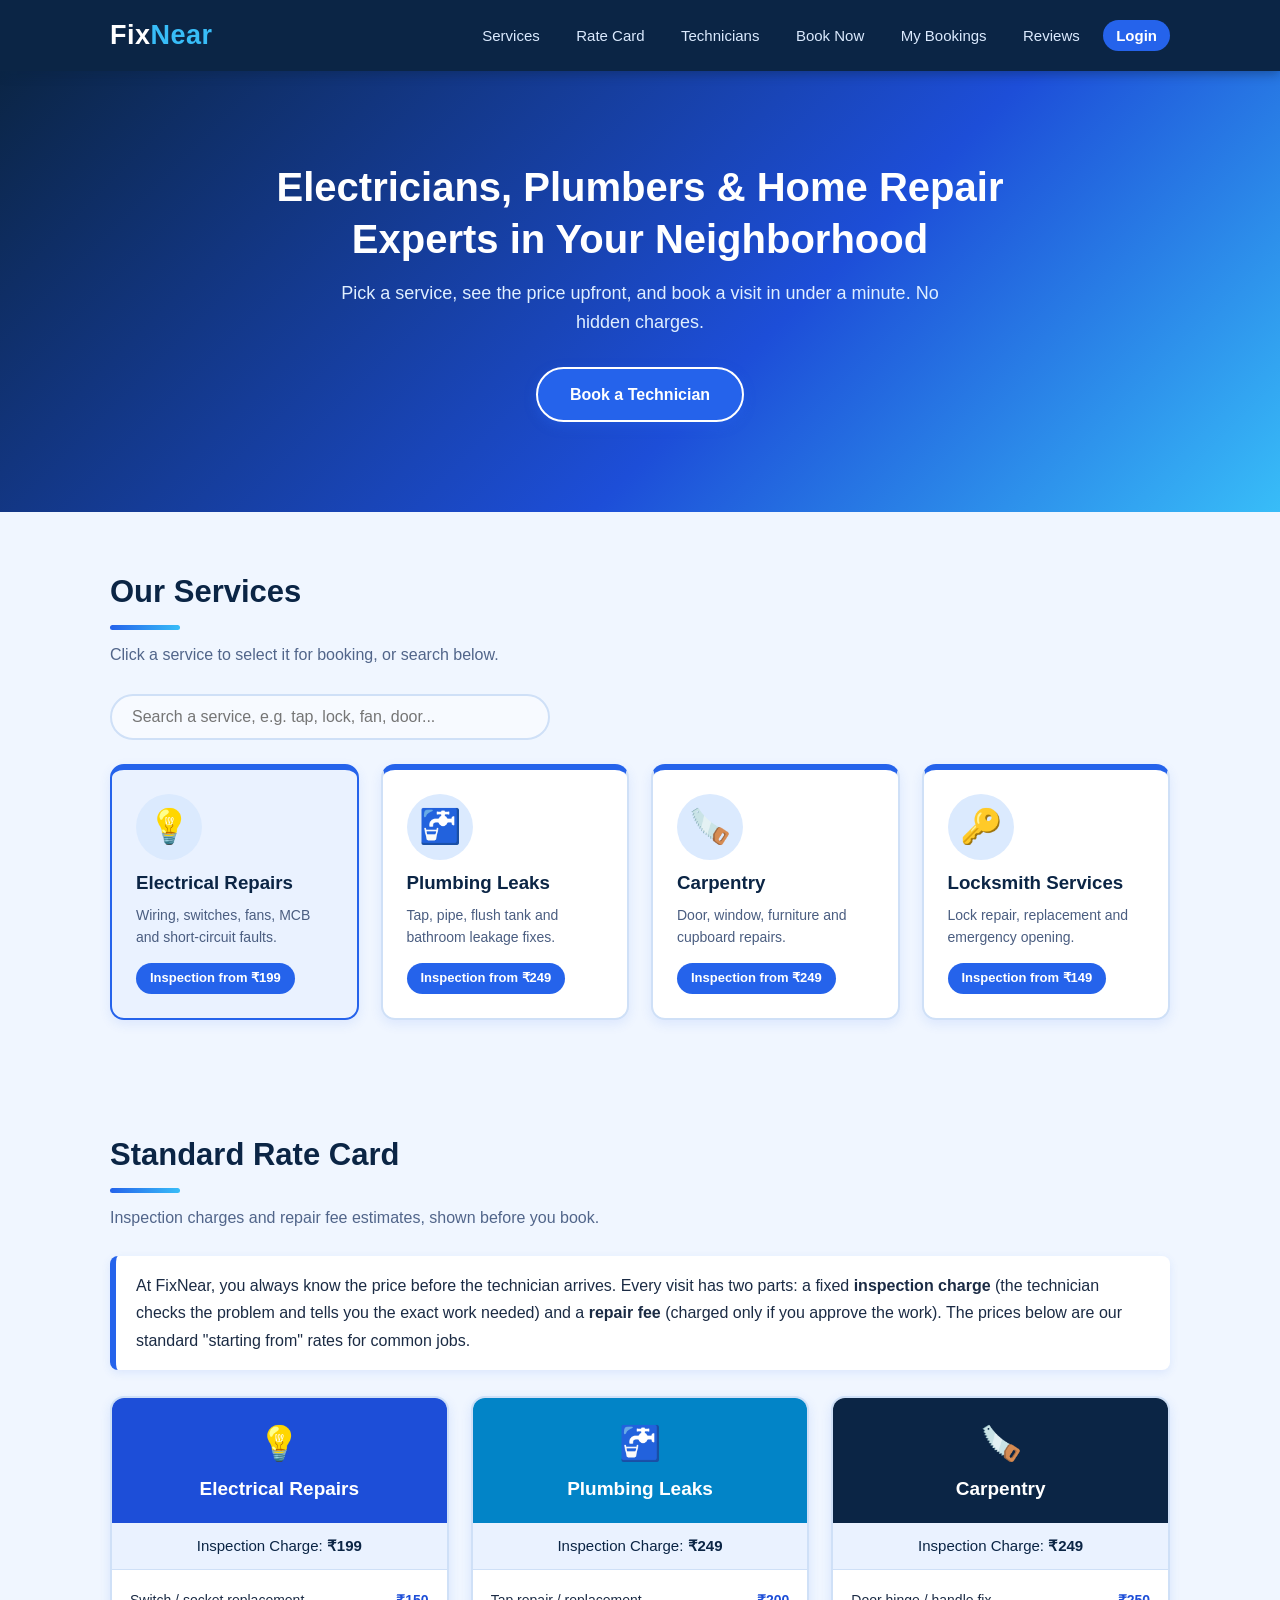
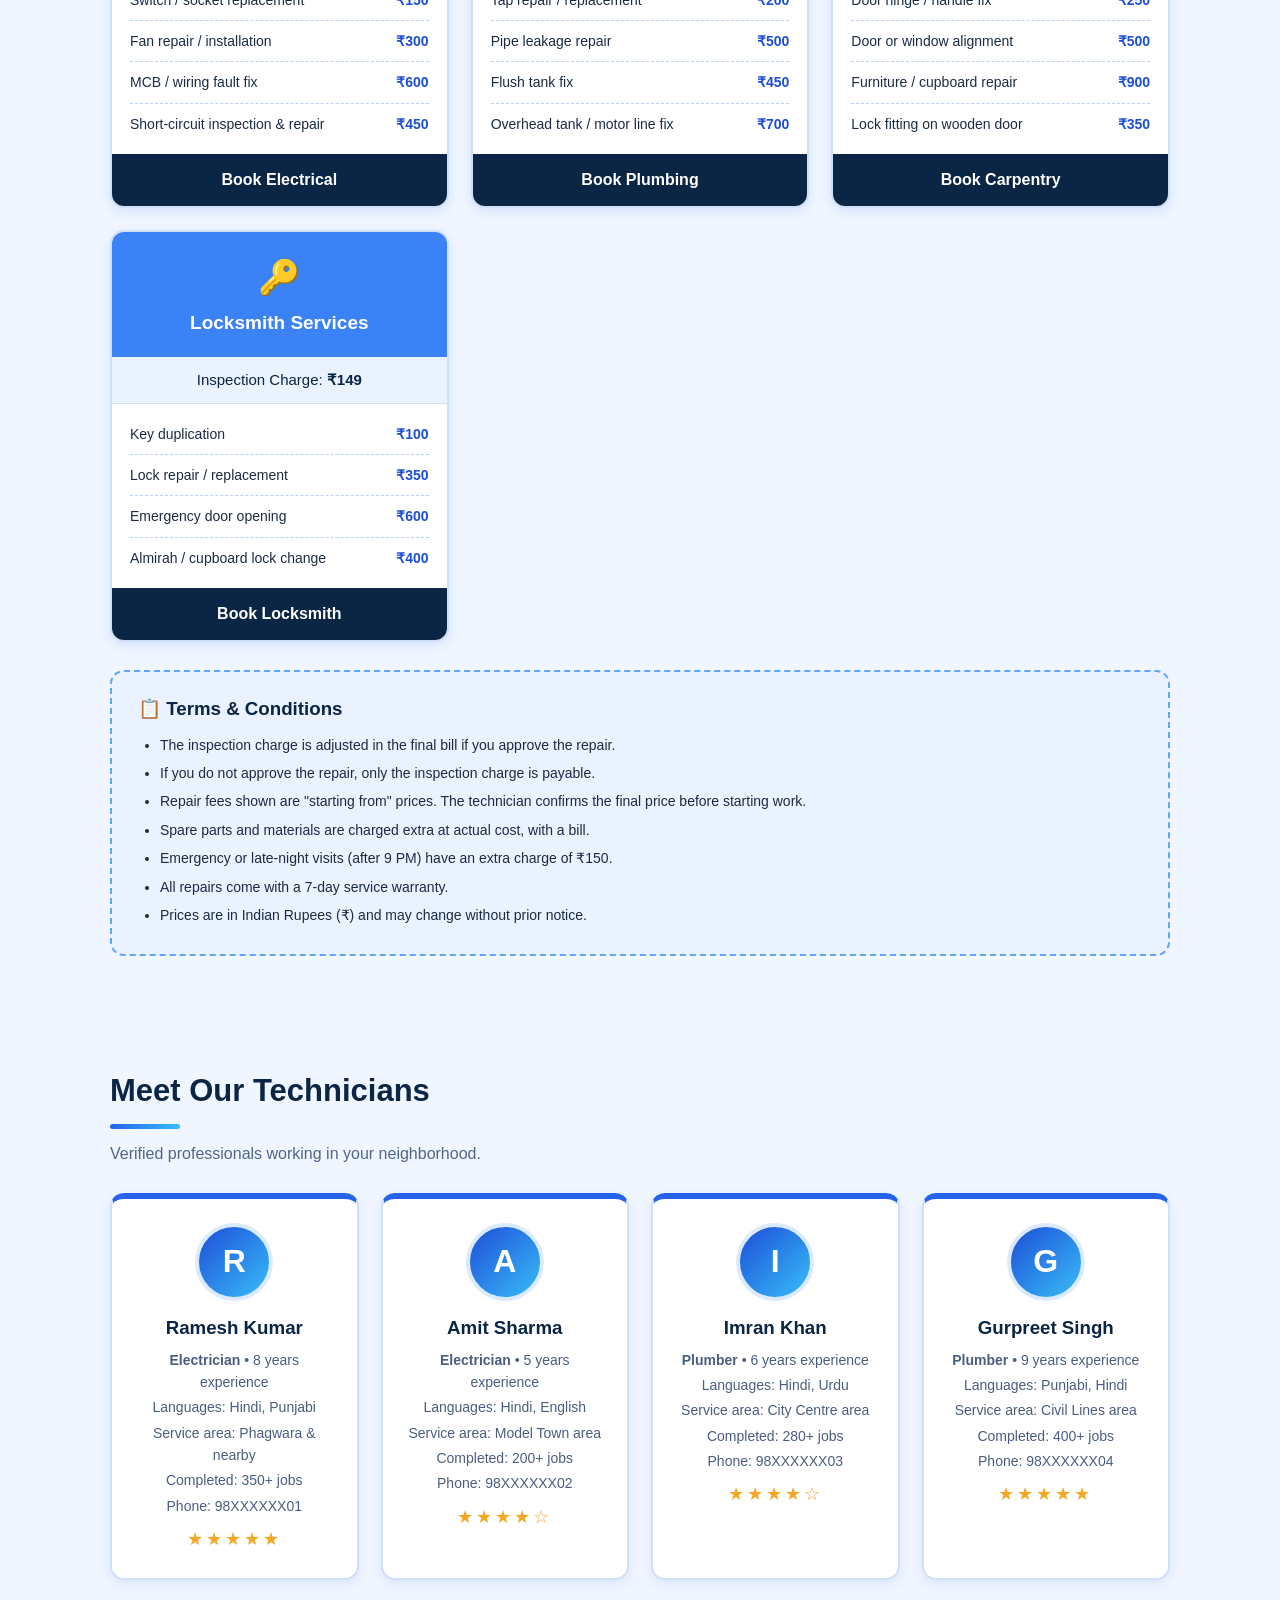
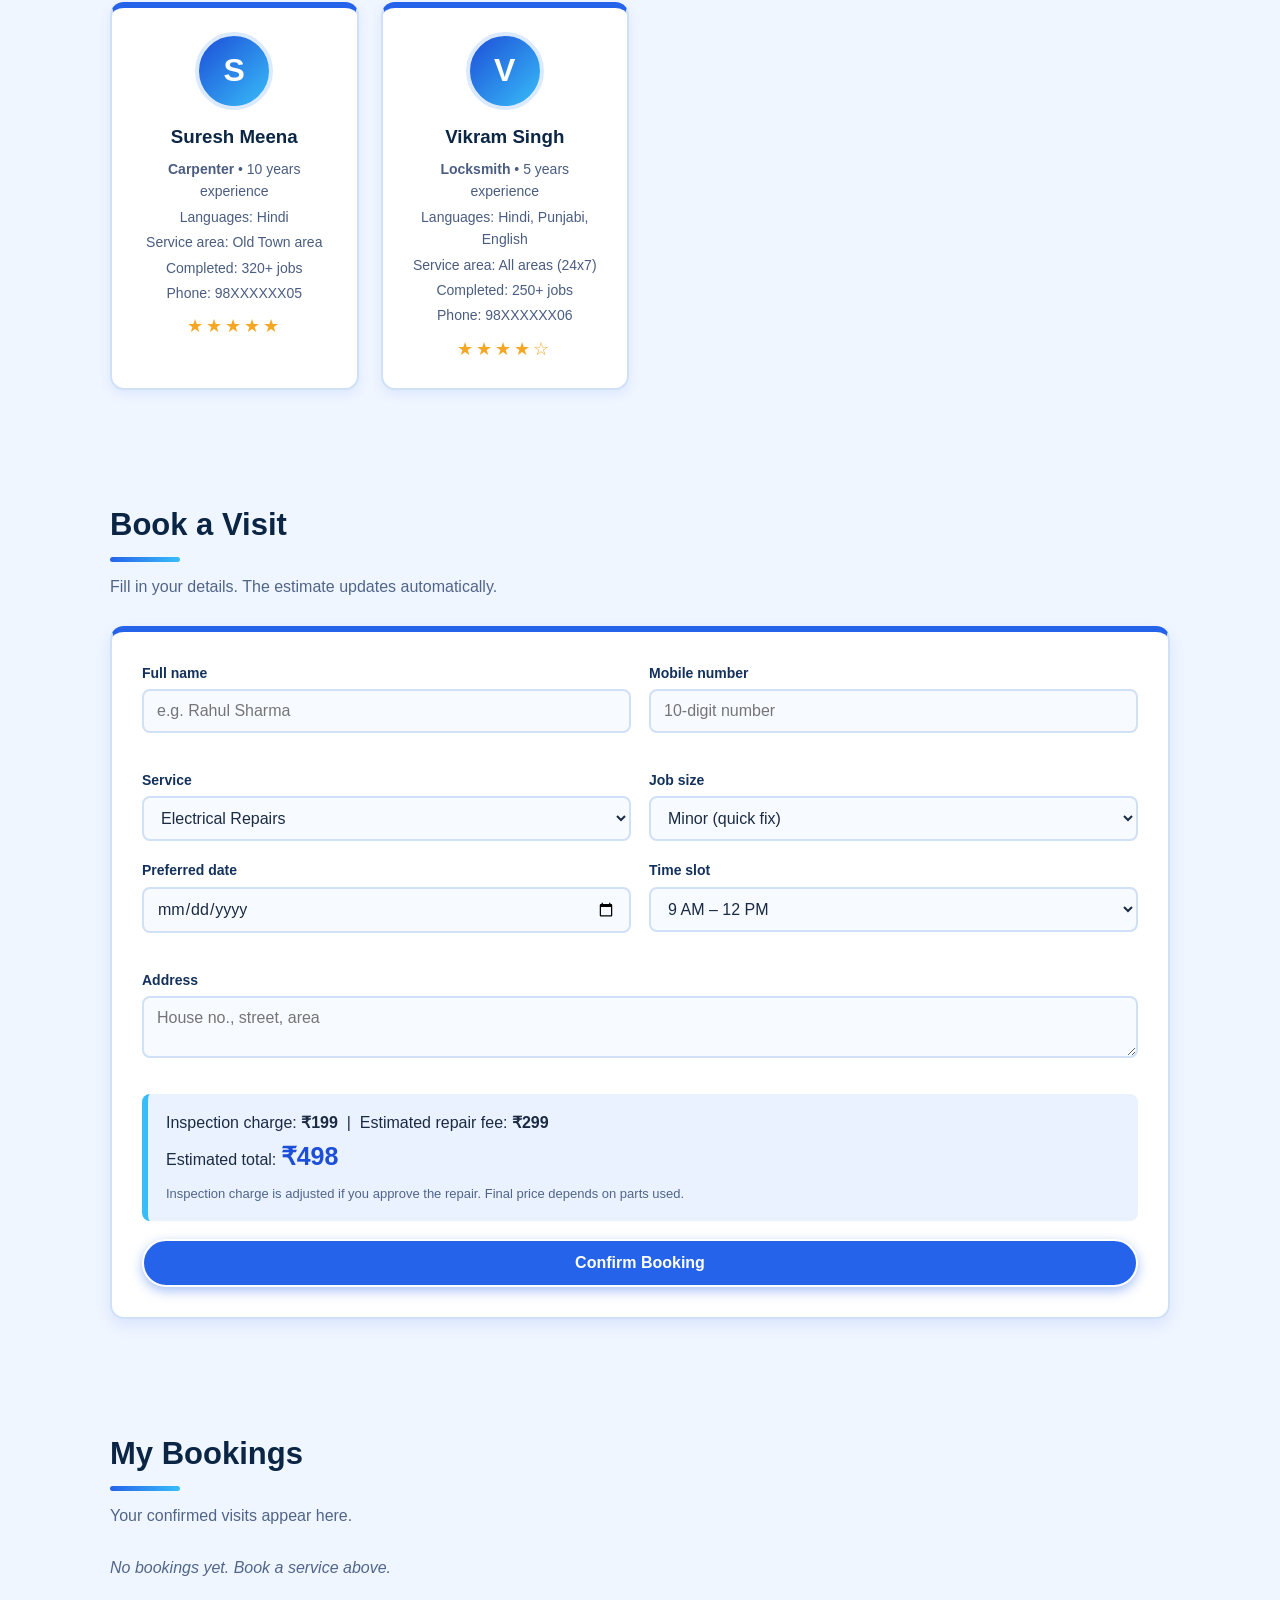
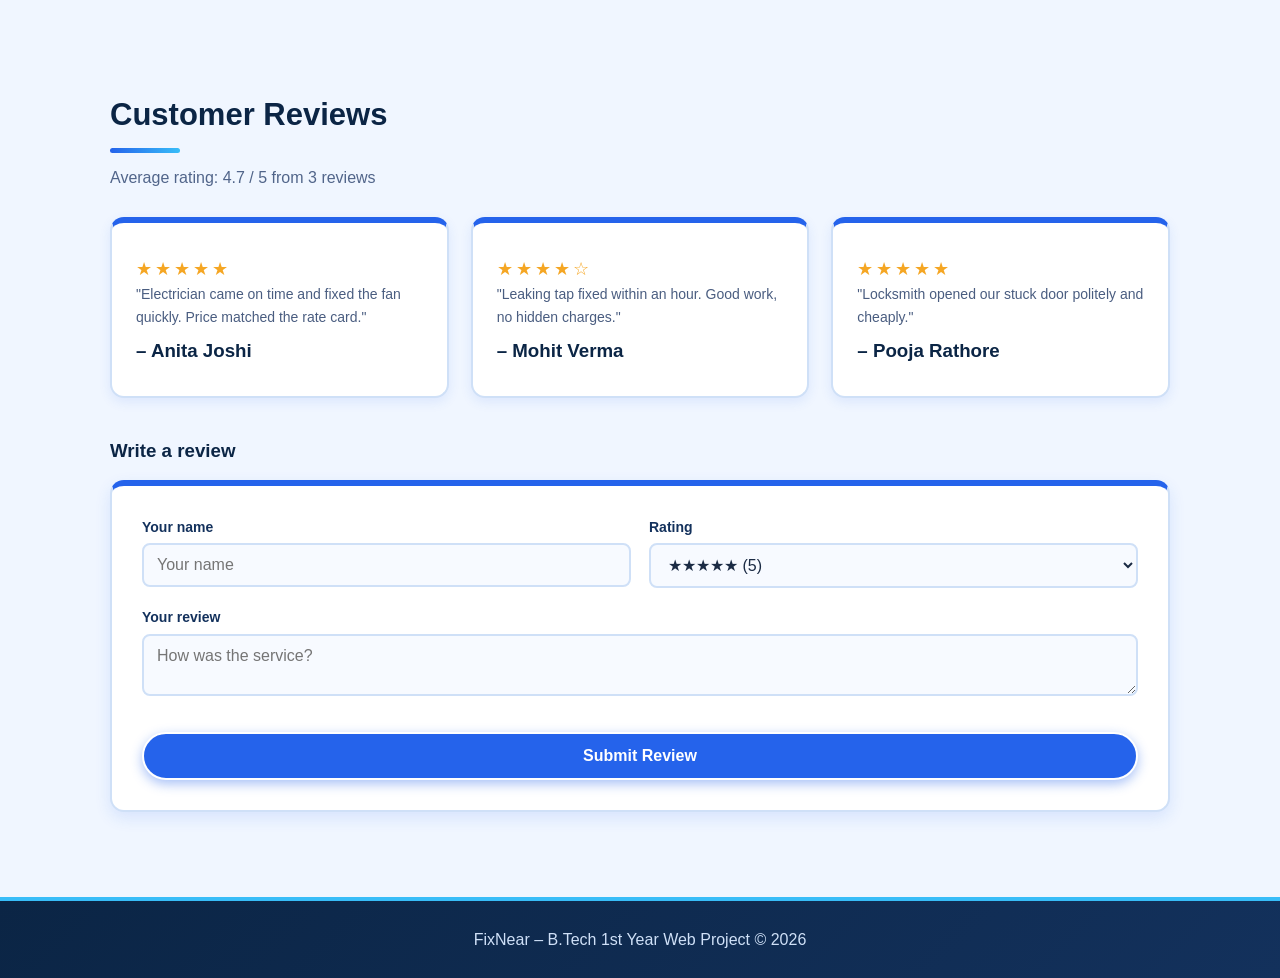
<file: Index.html>
<!DOCTYPE html>
<html lang="en">
<head>
  <meta charset="UTF-8">
  <meta name="viewport" content="width=device-width, initial-scale=1">
  <title>FixNear – Neighborhood Home Repair Booking</title>
  <link rel="stylesheet" href="booking.css">
</head>
<body>

<!-- ==================== HEADER ==================== -->
<header>
  <div class="nav">
    <div class="logo">Fix<span>Near</span></div>
    <nav>
      <a href="#services">Services</a>
      <a href="#rates">Rate Card</a>
      <a href="#team">Technicians</a>
      <a href="#book">Book Now</a>
      <a href="#mybookings">My Bookings</a>
      <a href="#reviews">Reviews</a>
      <a href="login.html" id="loginLink" class="login-btn">Login</a>
      <span id="welcomeUser" class="welcome" hidden></span>
      <a href="#" id="logoutLink" hidden>Logout</a>

    </nav>
  </div>
</header>

<!-- ==================== HERO ==================== -->
<div class="hero">
  <h1>Electricians, Plumbers &amp; Home Repair Experts in Your Neighborhood</h1>
  <p>Pick a service, see the price upfront, and book a visit in under a minute. No hidden charges.</p>
  <a class="btn" href="#book">Book a Technician</a>
</div>

<!-- ==================== SERVICES ==================== -->
<section id="services">
  <h2>Our Services</h2>
  <p class="sub">Click a service to select it for booking, or search below.</p>
  <input id="searchBox" class="search" type="search" placeholder="Search a service, e.g. tap, lock, fan, door...">

  <div class="grid" id="serviceGrid">

    <div class="card service" data-service="electrical" tabindex="0" role="button">
      <div class="icon">💡</div>
      <h3>Electrical Repairs</h3>
      <p>Wiring, switches, fans, MCB and short-circuit faults.</p>
      <div class="from">Inspection from ₹199</div>
    </div>

    <div class="card service" data-service="plumbing" tabindex="0" role="button">
      <div class="icon">🚰</div>
      <h3>Plumbing Leaks</h3>
      <p>Tap, pipe, flush tank and bathroom leakage fixes.</p>
      <div class="from">Inspection from ₹249</div>
    </div>

    <div class="card service" data-service="carpentry" tabindex="0" role="button">
      <div class="icon">🪚</div>
      <h3>Carpentry</h3>
      <p>Door, window, furniture and cupboard repairs.</p>
      <div class="from">Inspection from ₹249</div>
    </div>

    <div class="card service" data-service="locksmith" tabindex="0" role="button">
      <div class="icon">🔑</div>
      <h3>Locksmith Services</h3>
      <p>Lock repair, replacement and emergency opening.</p>
      <div class="from">Inspection from ₹149</div>
    </div>

  </div>
  <p class="empty" id="noResult" hidden>No service matches your search.</p>
</section>

<!-- ==================== RATE CARD ==================== -->
<section id="rates">
  <h2>Standard Rate Card</h2>
  <p class="sub">Inspection charges and repair fee estimates, shown before you book.</p>

  <p class="rate-intro">
    At FixNear, you always know the price before the technician arrives. Every visit has two parts:
    a fixed <b>inspection charge</b> (the technician checks the problem and tells you the exact work needed)
    and a <b>repair fee</b> (charged only if you approve the work). The prices below are our standard
    "starting from" rates for common jobs.
  </p>

  <div class="rate-grid">

    <div class="rate-box">
      <div class="rate-head" style="background-color:#2f6db5;">
        <span class="rate-icon">💡</span>
        <h3>Electrical Repairs</h3>
      </div>
      <div class="rate-insp">Inspection Charge: <b>₹199</b></div>
      <ul class="rate-list">
        <li><span>Switch / socket replacement</span><b>₹150</b></li>
        <li><span>Fan repair / installation</span><b>₹300</b></li>
        <li><span>MCB / wiring fault fix</span><b>₹600</b></li>
        <li><span>Short-circuit inspection &amp; repair</span><b>₹450</b></li>
      </ul>
      <a class="rate-btn" href="#book">Book Electrical</a>
    </div>

    <div class="rate-box">
      <div class="rate-head" style="background-color:#1a9a8a;">
        <span class="rate-icon">🚰</span>
        <h3>Plumbing Leaks</h3>
      </div>
      <div class="rate-insp">Inspection Charge: <b>₹249</b></div>
      <ul class="rate-list">
        <li><span>Tap repair / replacement</span><b>₹200</b></li>
        <li><span>Pipe leakage repair</span><b>₹500</b></li>
        <li><span>Flush tank fix</span><b>₹450</b></li>
        <li><span>Overhead tank / motor line fix</span><b>₹700</b></li>
      </ul>
      <a class="rate-btn" href="#book">Book Plumbing</a>
    </div>

    <div class="rate-box">
      <div class="rate-head" style="background-color:#c9762b;">
        <span class="rate-icon">🪚</span>
        <h3>Carpentry</h3>
      </div>
      <div class="rate-insp">Inspection Charge: <b>₹249</b></div>
      <ul class="rate-list">
        <li><span>Door hinge / handle fix</span><b>₹250</b></li>
        <li><span>Door or window alignment</span><b>₹500</b></li>
        <li><span>Furniture / cupboard repair</span><b>₹900</b></li>
        <li><span>Lock fitting on wooden door</span><b>₹350</b></li>
      </ul>
      <a class="rate-btn" href="#book">Book Carpentry</a>
    </div>

    <div class="rate-box">
      <div class="rate-head" style="background-color:#7a4fc2;">
        <span class="rate-icon">🔑</span>
        <h3>Locksmith Services</h3>
      </div>
      <div class="rate-insp">Inspection Charge: <b>₹149</b></div>
      <ul class="rate-list">
        <li><span>Key duplication</span><b>₹100</b></li>
        <li><span>Lock repair / replacement</span><b>₹350</b></li>
        <li><span>Emergency door opening</span><b>₹600</b></li>
        <li><span>Almirah / cupboard lock change</span><b>₹400</b></li>
      </ul>
      <a class="rate-btn" href="#book">Book Locksmith</a>
    </div>

  </div>

  <div class="rate-terms">
    <h3>📋 Terms &amp; Conditions</h3>
    <ul>
      <li>The inspection charge is adjusted in the final bill if you approve the repair.</li>
      <li>If you do not approve the repair, only the inspection charge is payable.</li>
      <li>Repair fees shown are "starting from" prices. The technician confirms the final price before starting work.</li>
      <li>Spare parts and materials are charged extra at actual cost, with a bill.</li>
      <li>Emergency or late-night visits (after 9 PM) have an extra charge of ₹150.</li>
      <li>All repairs come with a 7-day service warranty.</li>
      <li>Prices are in Indian Rupees (₹) and may change without prior notice.</li>
    </ul>
  </div>
</section>

<!-- ==================== TECHNICIANS ==================== -->
<section id="team">
  <h2>Meet Our Technicians</h2>
  <p class="sub">Verified professionals working in your neighborhood.</p>

  <div class="grid">

    <div class="card tech">
      <div class="avatar">R</div>
      <h3>Ramesh Kumar</h3>
      <p><b>Electrician</b> • 8 years experience</p>
      <p>Languages: Hindi, Punjabi</p>
      <p>Service area: Phagwara &amp; nearby</p>
      <p>Completed: 350+ jobs</p>
      <p>Phone: 98XXXXXX01</p>
      <div class="stars">★★★★★</div>
    </div>

    <div class="card tech">
      <div class="avatar">A</div>
      <h3>Amit Sharma</h3>
      <p><b>Electrician</b> • 5 years experience</p>
      <p>Languages: Hindi, English</p>
      <p>Service area: Model Town area</p>
      <p>Completed: 200+ jobs</p>
      <p>Phone: 98XXXXXX02</p>
      <div class="stars">★★★★☆</div>
    </div>

    <div class="card tech">
      <div class="avatar">I</div>
      <h3>Imran Khan</h3>
      <p><b>Plumber</b> • 6 years experience</p>
      <p>Languages: Hindi, Urdu</p>
      <p>Service area: City Centre area</p>
      <p>Completed: 280+ jobs</p>
      <p>Phone: 98XXXXXX03</p>
      <div class="stars">★★★★☆</div>
    </div>

    <div class="card tech">
      <div class="avatar">G</div>
      <h3>Gurpreet Singh</h3>
      <p><b>Plumber</b> • 9 years experience</p>
      <p>Languages: Punjabi, Hindi</p>
      <p>Service area: Civil Lines area</p>
      <p>Completed: 400+ jobs</p>
      <p>Phone: 98XXXXXX04</p>
      <div class="stars">★★★★★</div>
    </div>

    <div class="card tech">
      <div class="avatar">S</div>
      <h3>Suresh Meena</h3>
      <p><b>Carpenter</b> • 10 years experience</p>
      <p>Languages: Hindi</p>
      <p>Service area: Old Town area</p>
      <p>Completed: 320+ jobs</p>
      <p>Phone: 98XXXXXX05</p>
      <div class="stars">★★★★★</div>
    </div>

    <div class="card tech">
      <div class="avatar">V</div>
      <h3>Vikram Singh</h3>
      <p><b>Locksmith</b> • 5 years experience</p>
      <p>Languages: Hindi, Punjabi, English</p>
      <p>Service area: All areas (24x7)</p>
      <p>Completed: 250+ jobs</p>
      <p>Phone: 98XXXXXX06</p>
      <div class="stars">★★★★☆</div>
    </div>

  </div>
</section>

<!-- ==================== BOOKING FORM ==================== -->
<section id="book">
  <h2>Book a Visit</h2>
  <p class="sub">Fill in your details. The estimate updates automatically.</p>

  <div class="formbox">
    <div class="field">
      <label for="name">Full name</label>
      <input id="name" type="text" placeholder="e.g. Rahul Sharma">
      <div class="err" id="eName"></div>
    </div>

    <div class="field">
      <label for="phone">Mobile number</label>
      <input id="phone" type="tel" placeholder="10-digit number" maxlength="10">
      <div class="err" id="ePhone"></div>
    </div>

    <div class="field">
      <label for="service">Service</label>
      <!-- Prices used for the estimate are stored in data-inspection, data-min and data-max.
           Change them here if you change the rate card. -->
      <select id="service">
        <option value="electrical" data-inspection="199" data-min="299" data-max="899">Electrical Repairs</option>
        <option value="plumbing"   data-inspection="249" data-min="349" data-max="1199">Plumbing Leaks</option>
        <option value="carpentry"  data-inspection="249" data-min="399" data-max="1499">Carpentry</option>
        <option value="locksmith"  data-inspection="149" data-min="249" data-max="999">Locksmith Services</option>
      </select>
    </div>

    <div class="field">
      <label for="job">Job size</label>
      <select id="job">
        <option value="min">Minor (quick fix)</option>
        <option value="max">Major (bigger repair)</option>
      </select>
    </div>

    <div class="field">
      <label for="date">Preferred date</label>
      <input id="date" type="date">
      <div class="err" id="eDate"></div>
    </div>

    <div class="field">
      <label for="slot">Time slot</label>
      <select id="slot">
        <option>9 AM – 12 PM</option>
        <option>12 PM – 3 PM</option>
        <option>3 PM – 6 PM</option>
        <option>6 PM – 9 PM</option>
      </select>
    </div>

    <div class="field full">
      <label for="address">Address</label>
      <textarea id="address" rows="2" placeholder="House no., street, area"></textarea>
      <div class="err" id="eAddress"></div>
    </div>

    <div class="field full">
      <div class="estimate" id="estimate"></div>
    </div>

    <div class="field full">
      <button class="btn" id="bookBtn" type="button">Confirm Booking</button>
    </div>
  </div>

  <div class="msg" id="msg" role="status"></div>
</section>

<!-- ==================== MY BOOKINGS ==================== -->
<section id="mybookings">
  <h2>My Bookings</h2>
  <p class="sub">Your confirmed visits appear here.</p>
  <div id="bookingList"></div>
</section>

<!-- ==================== REVIEWS ==================== -->
<section id="reviews">
  <h2>Customer Reviews</h2>
  <p class="sub" id="avgRating"></p>

  <!-- data-stars is the rating number used to work out the average -->
  <div class="grid" id="reviewList">

    <div class="card" data-stars="5">
      <div class="stars">★★★★★</div>
      <p>"Electrician came on time and fixed the fan quickly. Price matched the rate card."</p>
      <h3>– Anita Joshi</h3>
    </div>

    <div class="card" data-stars="4">
      <div class="stars">★★★★☆</div>
      <p>"Leaking tap fixed within an hour. Good work, no hidden charges."</p>
      <h3>– Mohit Verma</h3>
    </div>

    <div class="card" data-stars="5">
      <div class="stars">★★★★★</div>
      <p>"Locksmith opened our stuck door politely and cheaply."</p>
      <h3>– Pooja Rathore</h3>
    </div>

  </div>

  <h3 class="mt">Write a review</h3>
  <div class="formbox">
    <div class="field">
      <label for="rName">Your name</label>
      <input id="rName" type="text" placeholder="Your name">
    </div>

    <div class="field">
      <label for="rStars">Rating</label>
      <select id="rStars">
        <option value="5">★★★★★ (5)</option>
        <option value="4">★★★★☆ (4)</option>
        <option value="3">★★★☆☆ (3)</option>
        <option value="2">★★☆☆☆ (2)</option>
        <option value="1">★☆☆☆☆ (1)</option>
      </select>
    </div>

    <div class="field full">
      <label for="rText">Your review</label>
      <textarea id="rText" rows="2" placeholder="How was the service?"></textarea>
      <div class="err" id="eReview"></div>
    </div>

    <div class="field full">
      <button class="btn" id="reviewBtn" type="button">Submit Review</button>
    </div>
  </div>
</section>

<!-- ==================== FOOTER ==================== -->
<footer>FixNear – B.Tech 1st Year Web Project &copy; 2026</footer>

<script src="booking.js"></script>
<script src="auth.js"></script>
</body>
</html>
</file>
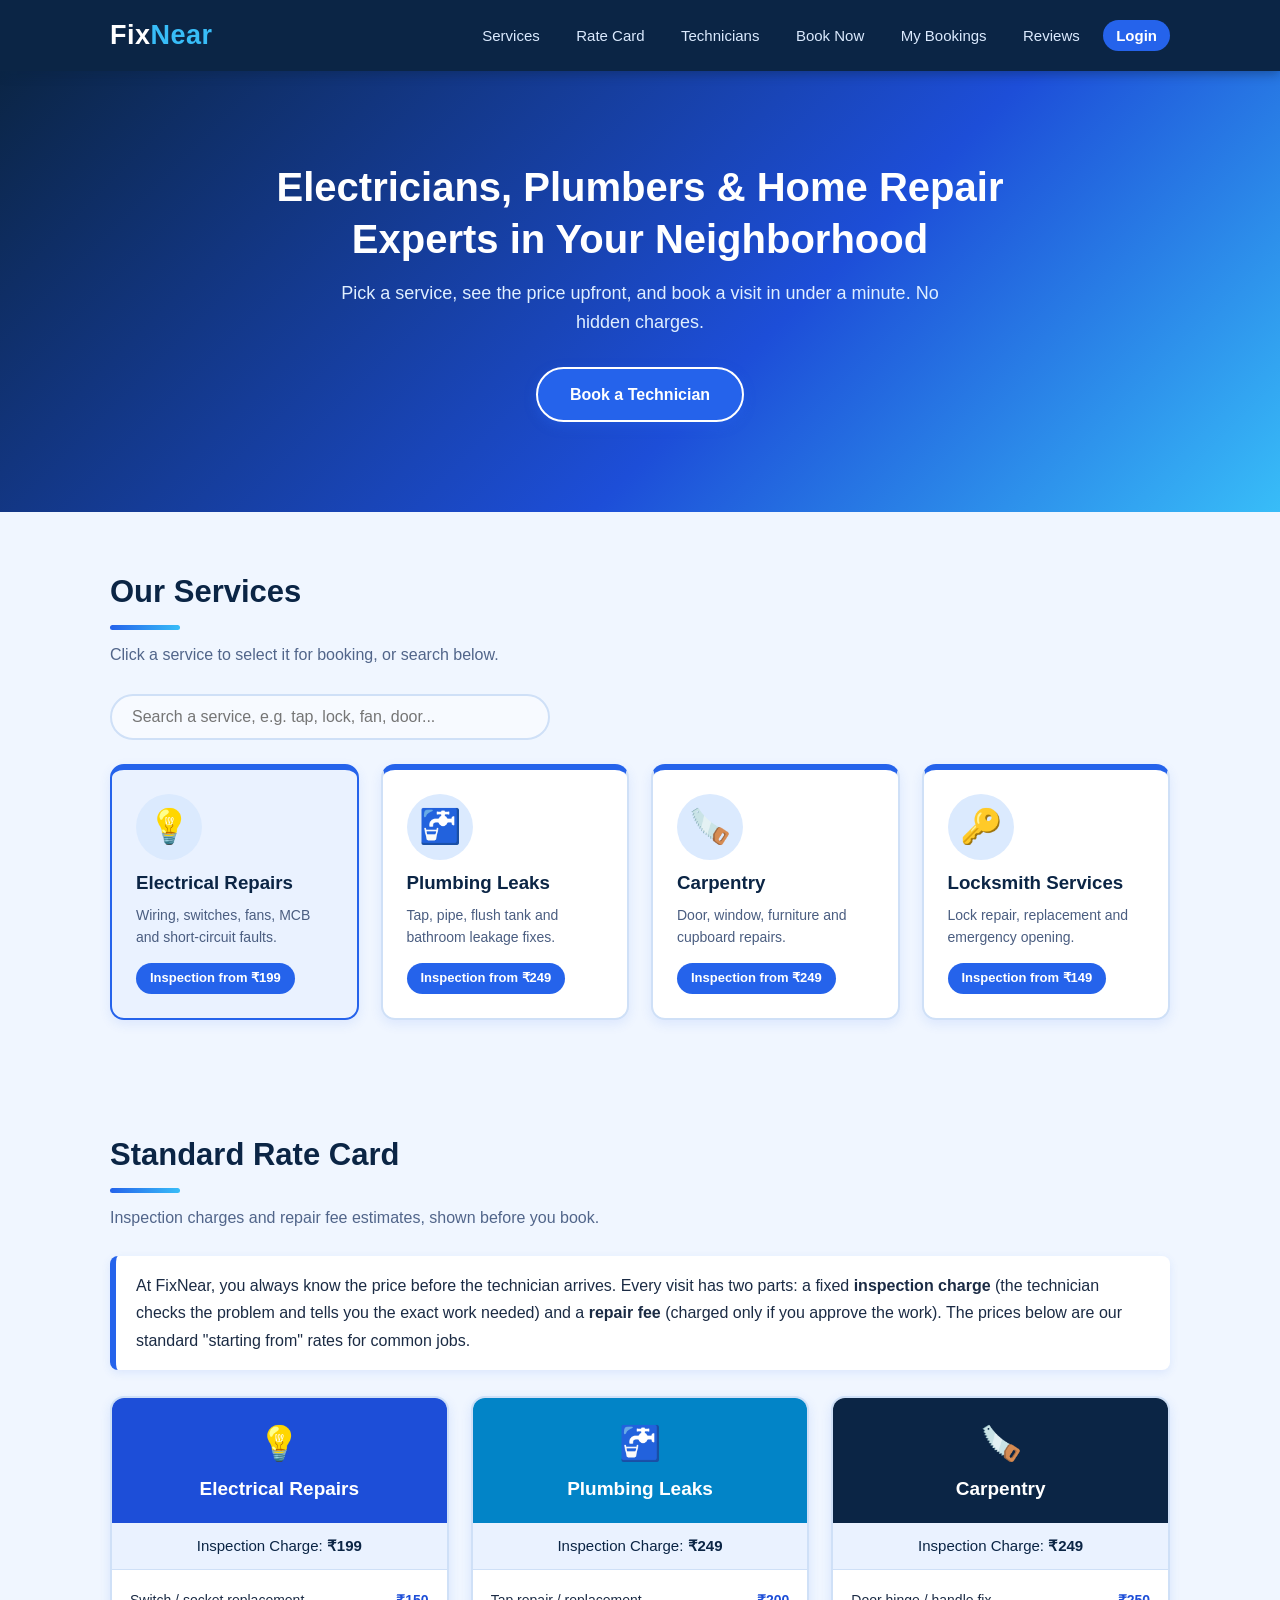
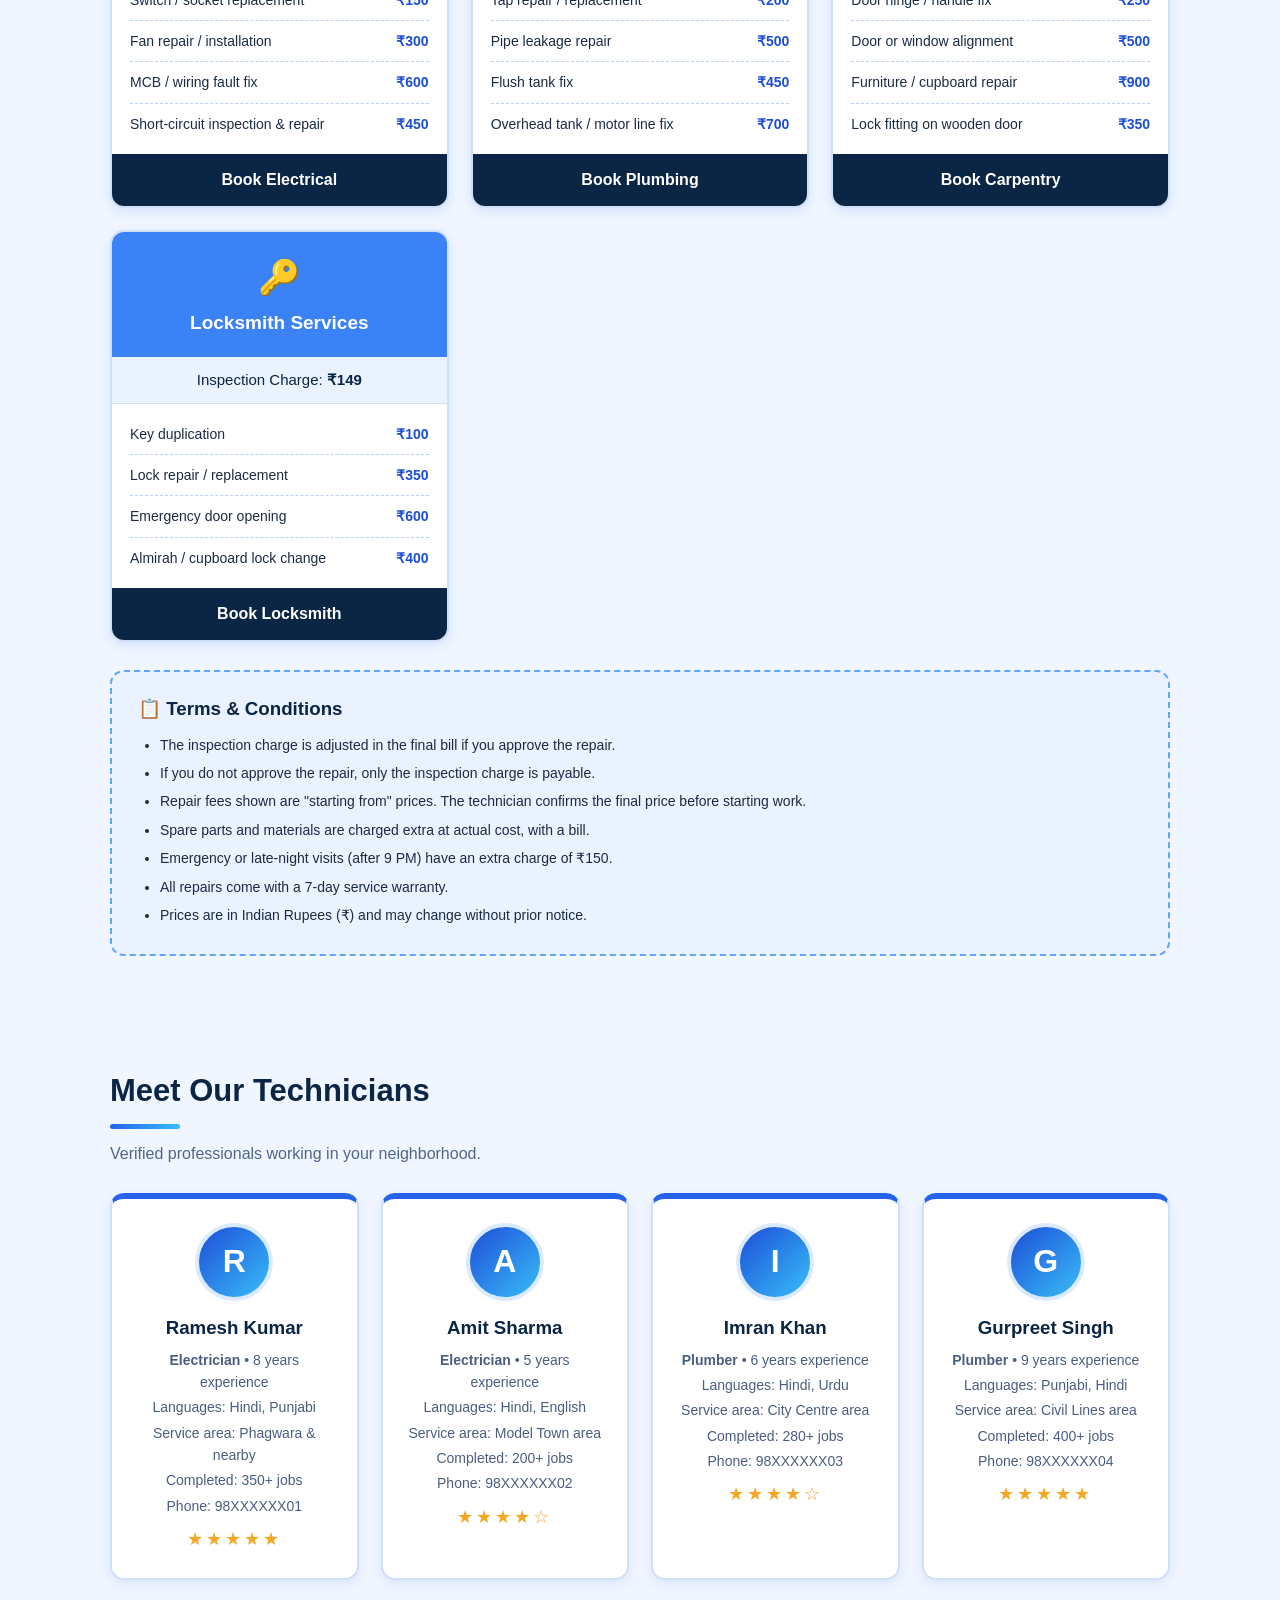
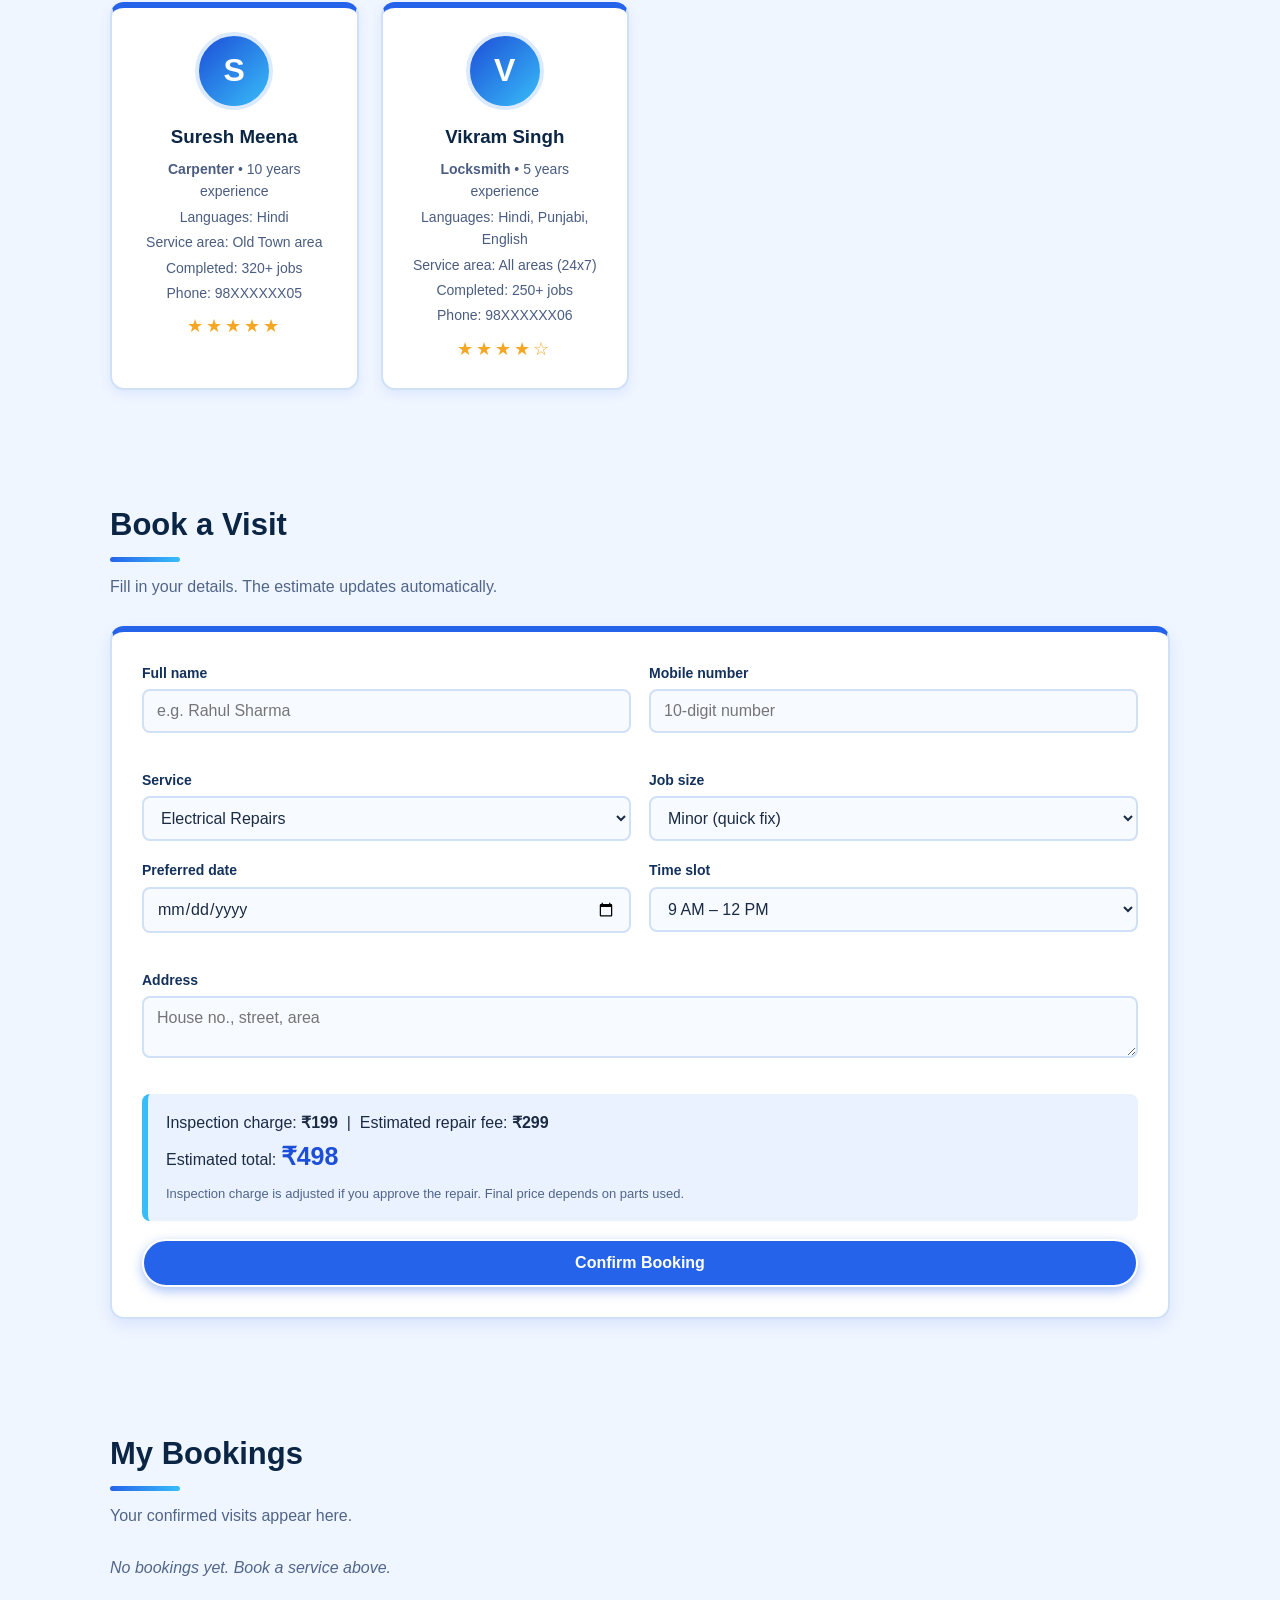
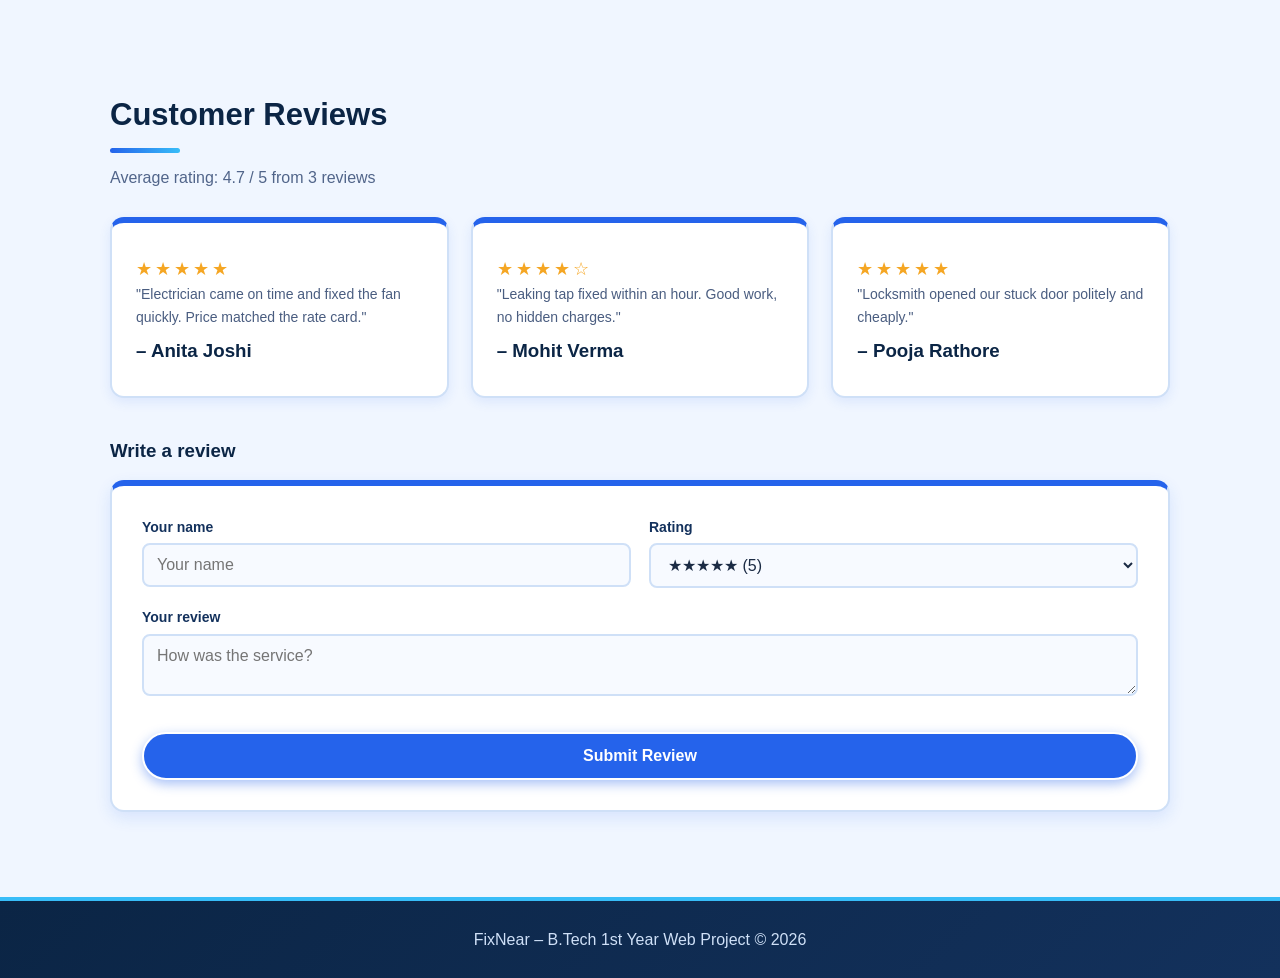
<file: Index.HTML.html>
<!DOCTYPE html>
<html lang="en">
<head>
  <meta charset="UTF-8">
  <meta name="viewport" content="width=device-width, initial-scale=1">
  <title>FixNear – Neighborhood Home Repair Booking</title>
  <link rel="stylesheet" href="booking.css">
</head>
<body>

<!-- ==================== HEADER ==================== -->
<header>
  <div class="nav">
    <div class="logo">Fix<span>Near</span></div>
    <nav>
      <a href="#services">Services</a>
      <a href="#rates">Rate Card</a>
      <a href="#team">Technicians</a>
      <a href="#book">Book Now</a>
      <a href="#mybookings">My Bookings</a>
      <a href="#reviews">Reviews</a>
      <a href="login.html" id="loginLink" class="login-btn">Login</a>
      <span id="welcomeUser" class="welcome" hidden></span>
      <a href="#" id="logoutLink" hidden>Logout</a>

    </nav>
  </div>
</header>

<!-- ==================== HERO ==================== -->
<div class="hero">
  <h1>Electricians, Plumbers &amp; Home Repair Experts in Your Neighborhood</h1>
  <p>Pick a service, see the price upfront, and book a visit in under a minute. No hidden charges.</p>
  <a class="btn" href="#book">Book a Technician</a>
</div>

<!-- ==================== SERVICES ==================== -->
<section id="services">
  <h2>Our Services</h2>
  <p class="sub">Click a service to select it for booking, or search below.</p>
  <input id="searchBox" class="search" type="search" placeholder="Search a service, e.g. tap, lock, fan, door...">

  <div class="grid" id="serviceGrid">

    <div class="card service" data-service="electrical" tabindex="0" role="button">
      <div class="icon">💡</div>
      <h3>Electrical Repairs</h3>
      <p>Wiring, switches, fans, MCB and short-circuit faults.</p>
      <div class="from">Inspection from ₹199</div>
    </div>

    <div class="card service" data-service="plumbing" tabindex="0" role="button">
      <div class="icon">🚰</div>
      <h3>Plumbing Leaks</h3>
      <p>Tap, pipe, flush tank and bathroom leakage fixes.</p>
      <div class="from">Inspection from ₹249</div>
    </div>

    <div class="card service" data-service="carpentry" tabindex="0" role="button">
      <div class="icon">🪚</div>
      <h3>Carpentry</h3>
      <p>Door, window, furniture and cupboard repairs.</p>
      <div class="from">Inspection from ₹249</div>
    </div>

    <div class="card service" data-service="locksmith" tabindex="0" role="button">
      <div class="icon">🔑</div>
      <h3>Locksmith Services</h3>
      <p>Lock repair, replacement and emergency opening.</p>
      <div class="from">Inspection from ₹149</div>
    </div>

  </div>
  <p class="empty" id="noResult" hidden>No service matches your search.</p>
</section>

<!-- ==================== RATE CARD ==================== -->
<section id="rates">
  <h2>Standard Rate Card</h2>
  <p class="sub">Inspection charges and repair fee estimates, shown before you book.</p>

  <p class="rate-intro">
    At FixNear, you always know the price before the technician arrives. Every visit has two parts:
    a fixed <b>inspection charge</b> (the technician checks the problem and tells you the exact work needed)
    and a <b>repair fee</b> (charged only if you approve the work). The prices below are our standard
    "starting from" rates for common jobs.
  </p>

  <div class="rate-grid">

    <div class="rate-box">
      <div class="rate-head" style="background-color:#2f6db5;">
        <span class="rate-icon">💡</span>
        <h3>Electrical Repairs</h3>
      </div>
      <div class="rate-insp">Inspection Charge: <b>₹199</b></div>
      <ul class="rate-list">
        <li><span>Switch / socket replacement</span><b>₹150</b></li>
        <li><span>Fan repair / installation</span><b>₹300</b></li>
        <li><span>MCB / wiring fault fix</span><b>₹600</b></li>
        <li><span>Short-circuit inspection &amp; repair</span><b>₹450</b></li>
      </ul>
      <a class="rate-btn" href="#book">Book Electrical</a>
    </div>

    <div class="rate-box">
      <div class="rate-head" style="background-color:#1a9a8a;">
        <span class="rate-icon">🚰</span>
        <h3>Plumbing Leaks</h3>
      </div>
      <div class="rate-insp">Inspection Charge: <b>₹249</b></div>
      <ul class="rate-list">
        <li><span>Tap repair / replacement</span><b>₹200</b></li>
        <li><span>Pipe leakage repair</span><b>₹500</b></li>
        <li><span>Flush tank fix</span><b>₹450</b></li>
        <li><span>Overhead tank / motor line fix</span><b>₹700</b></li>
      </ul>
      <a class="rate-btn" href="#book">Book Plumbing</a>
    </div>

    <div class="rate-box">
      <div class="rate-head" style="background-color:#c9762b;">
        <span class="rate-icon">🪚</span>
        <h3>Carpentry</h3>
      </div>
      <div class="rate-insp">Inspection Charge: <b>₹249</b></div>
      <ul class="rate-list">
        <li><span>Door hinge / handle fix</span><b>₹250</b></li>
        <li><span>Door or window alignment</span><b>₹500</b></li>
        <li><span>Furniture / cupboard repair</span><b>₹900</b></li>
        <li><span>Lock fitting on wooden door</span><b>₹350</b></li>
      </ul>
      <a class="rate-btn" href="#book">Book Carpentry</a>
    </div>

    <div class="rate-box">
      <div class="rate-head" style="background-color:#7a4fc2;">
        <span class="rate-icon">🔑</span>
        <h3>Locksmith Services</h3>
      </div>
      <div class="rate-insp">Inspection Charge: <b>₹149</b></div>
      <ul class="rate-list">
        <li><span>Key duplication</span><b>₹100</b></li>
        <li><span>Lock repair / replacement</span><b>₹350</b></li>
        <li><span>Emergency door opening</span><b>₹600</b></li>
        <li><span>Almirah / cupboard lock change</span><b>₹400</b></li>
      </ul>
      <a class="rate-btn" href="#book">Book Locksmith</a>
    </div>

  </div>

  <div class="rate-terms">
    <h3>📋 Terms &amp; Conditions</h3>
    <ul>
      <li>The inspection charge is adjusted in the final bill if you approve the repair.</li>
      <li>If you do not approve the repair, only the inspection charge is payable.</li>
      <li>Repair fees shown are "starting from" prices. The technician confirms the final price before starting work.</li>
      <li>Spare parts and materials are charged extra at actual cost, with a bill.</li>
      <li>Emergency or late-night visits (after 9 PM) have an extra charge of ₹150.</li>
      <li>All repairs come with a 7-day service warranty.</li>
      <li>Prices are in Indian Rupees (₹) and may change without prior notice.</li>
    </ul>
  </div>
</section>

<!-- ==================== TECHNICIANS ==================== -->
<section id="team">
  <h2>Meet Our Technicians</h2>
  <p class="sub">Verified professionals working in your neighborhood.</p>

  <div class="grid">

    <div class="card tech">
      <div class="avatar">R</div>
      <h3>Ramesh Kumar</h3>
      <p><b>Electrician</b> • 8 years experience</p>
      <p>Languages: Hindi, Punjabi</p>
      <p>Service area: Phagwara &amp; nearby</p>
      <p>Completed: 350+ jobs</p>
      <p>Phone: 98XXXXXX01</p>
      <div class="stars">★★★★★</div>
    </div>

    <div class="card tech">
      <div class="avatar">A</div>
      <h3>Amit Sharma</h3>
      <p><b>Electrician</b> • 5 years experience</p>
      <p>Languages: Hindi, English</p>
      <p>Service area: Model Town area</p>
      <p>Completed: 200+ jobs</p>
      <p>Phone: 98XXXXXX02</p>
      <div class="stars">★★★★☆</div>
    </div>

    <div class="card tech">
      <div class="avatar">I</div>
      <h3>Imran Khan</h3>
      <p><b>Plumber</b> • 6 years experience</p>
      <p>Languages: Hindi, Urdu</p>
      <p>Service area: City Centre area</p>
      <p>Completed: 280+ jobs</p>
      <p>Phone: 98XXXXXX03</p>
      <div class="stars">★★★★☆</div>
    </div>

    <div class="card tech">
      <div class="avatar">G</div>
      <h3>Gurpreet Singh</h3>
      <p><b>Plumber</b> • 9 years experience</p>
      <p>Languages: Punjabi, Hindi</p>
      <p>Service area: Civil Lines area</p>
      <p>Completed: 400+ jobs</p>
      <p>Phone: 98XXXXXX04</p>
      <div class="stars">★★★★★</div>
    </div>

    <div class="card tech">
      <div class="avatar">S</div>
      <h3>Suresh Meena</h3>
      <p><b>Carpenter</b> • 10 years experience</p>
      <p>Languages: Hindi</p>
      <p>Service area: Old Town area</p>
      <p>Completed: 320+ jobs</p>
      <p>Phone: 98XXXXXX05</p>
      <div class="stars">★★★★★</div>
    </div>

    <div class="card tech">
      <div class="avatar">V</div>
      <h3>Vikram Singh</h3>
      <p><b>Locksmith</b> • 5 years experience</p>
      <p>Languages: Hindi, Punjabi, English</p>
      <p>Service area: All areas (24x7)</p>
      <p>Completed: 250+ jobs</p>
      <p>Phone: 98XXXXXX06</p>
      <div class="stars">★★★★☆</div>
    </div>

  </div>
</section>

<!-- ==================== BOOKING FORM ==================== -->
<section id="book">
  <h2>Book a Visit</h2>
  <p class="sub">Fill in your details. The estimate updates automatically.</p>

  <div class="formbox">
    <div class="field">
      <label for="name">Full name</label>
      <input id="name" type="text" placeholder="e.g. Rahul Sharma">
      <div class="err" id="eName"></div>
    </div>

    <div class="field">
      <label for="phone">Mobile number</label>
      <input id="phone" type="tel" placeholder="10-digit number" maxlength="10">
      <div class="err" id="ePhone"></div>
    </div>

    <div class="field">
      <label for="service">Service</label>
      <!-- Prices used for the estimate are stored in data-inspection, data-min and data-max.
           Change them here if you change the rate card. -->
      <select id="service">
        <option value="electrical" data-inspection="199" data-min="299" data-max="899">Electrical Repairs</option>
        <option value="plumbing"   data-inspection="249" data-min="349" data-max="1199">Plumbing Leaks</option>
        <option value="carpentry"  data-inspection="249" data-min="399" data-max="1499">Carpentry</option>
        <option value="locksmith"  data-inspection="149" data-min="249" data-max="999">Locksmith Services</option>
      </select>
    </div>

    <div class="field">
      <label for="job">Job size</label>
      <select id="job">
        <option value="min">Minor (quick fix)</option>
        <option value="max">Major (bigger repair)</option>
      </select>
    </div>

    <div class="field">
      <label for="date">Preferred date</label>
      <input id="date" type="date">
      <div class="err" id="eDate"></div>
    </div>

    <div class="field">
      <label for="slot">Time slot</label>
      <select id="slot">
        <option>9 AM – 12 PM</option>
        <option>12 PM – 3 PM</option>
        <option>3 PM – 6 PM</option>
        <option>6 PM – 9 PM</option>
      </select>
    </div>

    <div class="field full">
      <label for="address">Address</label>
      <textarea id="address" rows="2" placeholder="House no., street, area"></textarea>
      <div class="err" id="eAddress"></div>
    </div>

    <div class="field full">
      <div class="estimate" id="estimate"></div>
    </div>

    <div class="field full">
      <button class="btn" id="bookBtn" type="button">Confirm Booking</button>
    </div>
  </div>

  <div class="msg" id="msg" role="status"></div>
</section>

<!-- ==================== MY BOOKINGS ==================== -->
<section id="mybookings">
  <h2>My Bookings</h2>
  <p class="sub">Your confirmed visits appear here.</p>
  <div id="bookingList"></div>
</section>

<!-- ==================== REVIEWS ==================== -->
<section id="reviews">
  <h2>Customer Reviews</h2>
  <p class="sub" id="avgRating"></p>

  <!-- data-stars is the rating number used to work out the average -->
  <div class="grid" id="reviewList">

    <div class="card" data-stars="5">
      <div class="stars">★★★★★</div>
      <p>"Electrician came on time and fixed the fan quickly. Price matched the rate card."</p>
      <h3>– Anita Joshi</h3>
    </div>

    <div class="card" data-stars="4">
      <div class="stars">★★★★☆</div>
      <p>"Leaking tap fixed within an hour. Good work, no hidden charges."</p>
      <h3>– Mohit Verma</h3>
    </div>

    <div class="card" data-stars="5">
      <div class="stars">★★★★★</div>
      <p>"Locksmith opened our stuck door politely and cheaply."</p>
      <h3>– Pooja Rathore</h3>
    </div>

  </div>

  <h3 class="mt">Write a review</h3>
  <div class="formbox">
    <div class="field">
      <label for="rName">Your name</label>
      <input id="rName" type="text" placeholder="Your name">
    </div>

    <div class="field">
      <label for="rStars">Rating</label>
      <select id="rStars">
        <option value="5">★★★★★ (5)</option>
        <option value="4">★★★★☆ (4)</option>
        <option value="3">★★★☆☆ (3)</option>
        <option value="2">★★☆☆☆ (2)</option>
        <option value="1">★☆☆☆☆ (1)</option>
      </select>
    </div>

    <div class="field full">
      <label for="rText">Your review</label>
      <textarea id="rText" rows="2" placeholder="How was the service?"></textarea>
      <div class="err" id="eReview"></div>
    </div>

    <div class="field full">
      <button class="btn" id="reviewBtn" type="button">Submit Review</button>
    </div>
  </div>
</section>

<!-- ==================== FOOTER ==================== -->
<footer>FixNear – B.Tech 1st Year Web Project &copy; 2026</footer>

<script src="booking.js"></script>
<script src="auth.js"></script>
</body>
</html>
</file>
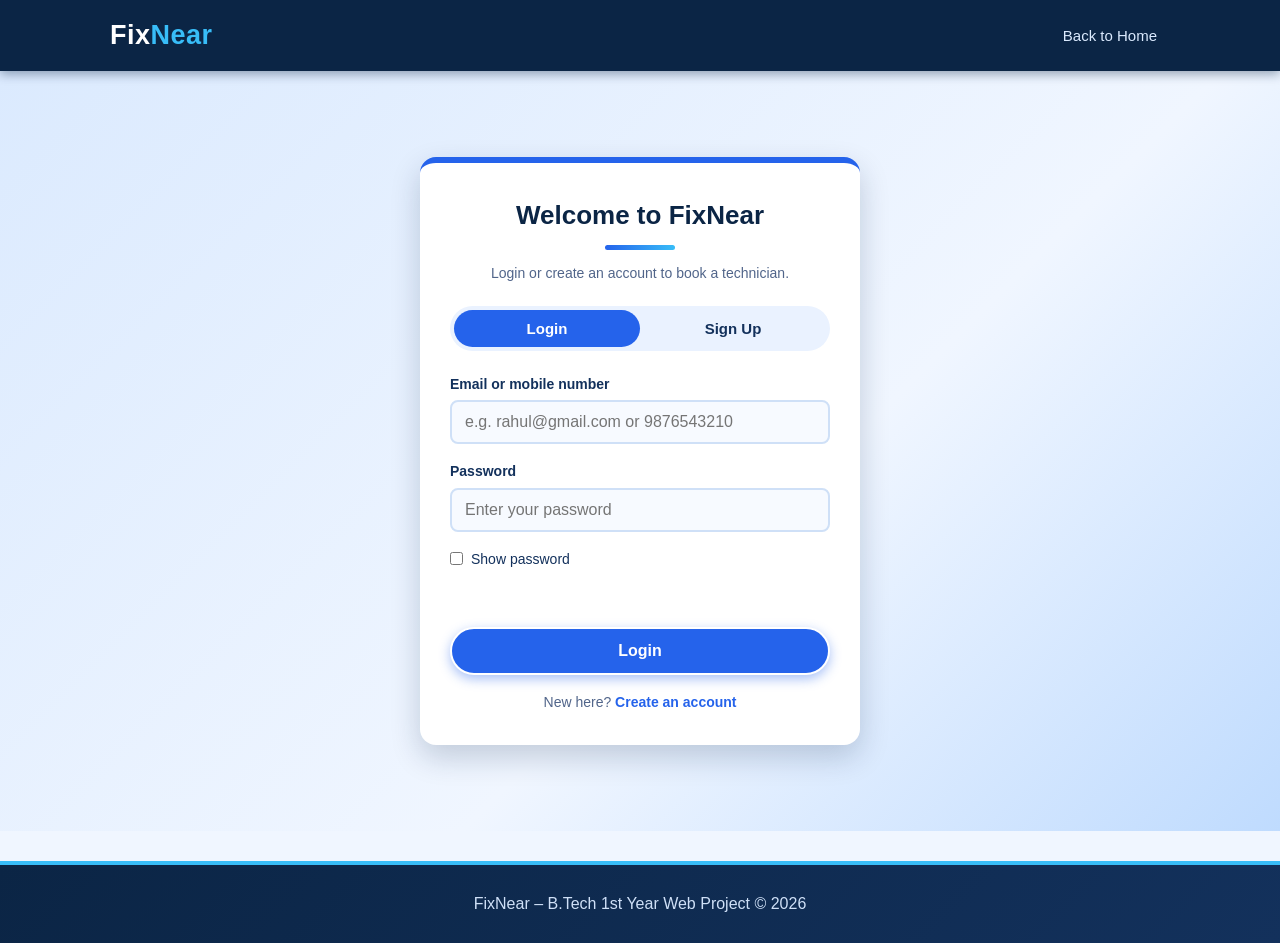
<file: login.html>
<!DOCTYPE html>
<html lang="en">
<head>
  <meta charset="UTF-8">
  <meta name="viewport" content="width=device-width, initial-scale=1">
  <title>Login – FixNear</title>
  <link rel="stylesheet" href="booking.css">
</head>
<body>

<header>
  <div class="nav">
    <div class="logo">Fix<span>Near</span></div>
    <nav>
      <a href="Index.html"> Back to Home</a>
    </nav>
  </div>
</header>

<div class="auth-wrap">
  <div class="auth-box">

    <h2 class="auth-title">Welcome to FixNear</h2>
    <p class="auth-sub">Login or create an account to book a technician.</p>

    <!-- Tabs -->
    <div class="auth-tabs">
      <button type="button" id="tabLogin" class="active">Login</button>
      <button type="button" id="tabSignup">Sign Up</button>
    </div>

    <!-- LOGIN FORM -->
    <form id="loginForm" class="auth-form">
      <div class="field">
        <label for="loginId">Email or mobile number</label>
        <input id="loginId" type="text" placeholder="e.g. rahul@gmail.com or 9876543210">
      </div>
      <div class="field">
        <label for="loginPass">Password</label>
        <input id="loginPass" type="password" placeholder="Enter your password">
      </div>
      <label class="check"><input type="checkbox" id="showLoginPass"> Show password</label>
      <div class="auth-msg" id="loginMsg"></div>
      <button class="btn auth-btn" type="submit">Login</button>
      <p class="auth-switch">New here? <a href="#" id="goSignup">Create an account</a></p>
    </form>

    <!-- SIGN UP FORM -->
    <form id="signupForm" class="auth-form" hidden>
      <div class="field">
        <label for="suName">Full name</label>
        <input id="suName" type="text" placeholder="e.g. Rahul Sharma">
      </div>
      <div class="field">
        <label for="suPhone">Mobile number</label>
        <input id="suPhone" type="tel" maxlength="10" placeholder="10-digit number">
      </div>
      <div class="field">
        <label for="suEmail">Email</label>
        <input id="suEmail" type="email" placeholder="e.g. rahul@gmail.com">
      </div>
      <div class="field">
        <label for="suPass">Password</label>
        <input id="suPass" type="password" placeholder="At least 6 characters">
      </div>
      <div class="field">
        <label for="suPass2">Confirm password</label>
        <input id="suPass2" type="password" placeholder="Type the password again">
      </div>
      <label class="check"><input type="checkbox" id="showSignupPass"> Show password</label>
      <div class="auth-msg" id="signupMsg"></div>
      <button class="btn auth-btn" type="submit">Create Account</button>
      <p class="auth-switch">Already have an account? <a href="#" id="goLogin">Login</a></p>
    </form>

  </div>
</div>

<footer>FixNear – B.Tech 1st Year Web Project &copy; 2026</footer>

<script src="login.js"></script>
</body>
</html>
</file>
<file: booking.css>
/* ---------- 1. BASIC SETTINGS ---------- */

* {
  margin: 0;
  padding: 0;
  box-sizing: border-box;
}

html {
  scroll-behavior: smooth;
  scroll-padding-top: 75px;     /* sticky header will not cover section titles */
}

body {
  font-family: "Segoe UI", Arial, sans-serif;
  background-color: #f0f6ff;
  color: #1b2b44;
  line-height: 1.6;
}


/* ---------- 2. HEADER AND MENU ---------- */

header {
  background-color: #0b2545;
  color: white;
  position: sticky;
  top: 0;
  z-index: 10;
  box-shadow: 0 3px 10px rgba(11, 37, 69, 0.4);
}

.nav {
  max-width: 1100px;
  margin: auto;
  padding: 14px 20px;
  display: flex;
  justify-content: space-between;
  align-items: center;
  flex-wrap: wrap;
  gap: 8px;
}

.logo {
  font-size: 27px;
  font-weight: bold;
  letter-spacing: 0.5px;
}

.logo span {
  color: #38bdf8;               /* "Near" in sky blue */
}

nav a {
  color: #dbeafe;
  text-decoration: none;
  margin-left: 6px;
  padding: 7px 13px;
  border-radius: 20px;          /* pill shape */
  font-size: 15px;
}

nav a:hover {
  background-color: #2563eb;
  color: white;
}


/* ---------- 3. HERO BANNER ---------- */

.hero {
  background: linear-gradient(135deg, #0b2545 0%, #1d4ed8 60%, #38bdf8 100%);
  color: white;
  text-align: center;
  padding: 90px 20px;
}

.hero h1 {
  font-size: 40px;
  max-width: 820px;
  margin: 0 auto 14px auto;
  line-height: 1.3;
}

.hero p {
  max-width: 620px;
  margin: 0 auto 30px auto;
  font-size: 18px;
  color: #e0efff;
}


/* ---------- 4. BUTTONS ---------- */

.btn {
  display: inline-block;
  background-color: #2563eb;
  color: white;
  border: 2px solid #ffffff;
  padding: 13px 32px;
  border-radius: 30px;
  font-size: 16px;
  font-weight: bold;
  text-decoration: none;
  cursor: pointer;
  box-shadow: 0 4px 12px rgba(37, 99, 235, 0.4);
}

.btn:hover {
  background-color: #1e40af;
}


/* ---------- 5. SECTIONS AND HEADINGS ---------- */

section {
  max-width: 1100px;
  margin: auto;
  padding: 55px 20px;
}

h2 {
  font-size: 31px;
  color: #0b2545;
  margin-bottom: 6px;
}

/* Blue line under every main heading */
h2::after {
  content: "";
  display: block;
  width: 70px;
  height: 5px;
  background: linear-gradient(90deg, #2563eb, #38bdf8);
  margin-top: 8px;
  border-radius: 5px;
}

.sub {
  color: #51658a;
  margin: 12px 0 26px 0;
}

.mt {
  margin: 38px 0 14px 0;
  color: #0b2545;
}


/* ---------- 6. SEARCH BOX ---------- */

.search {
  width: 100%;
  max-width: 440px;
  margin-bottom: 24px;
  border-radius: 30px !important;
  padding: 12px 20px !important;
}


/* ---------- 7. CARDS (services, technicians, reviews) ---------- */

.grid {
  display: grid;
  grid-template-columns: repeat(auto-fit, minmax(240px, 1fr));
  gap: 22px;
}

.card {
  background-color: white;
  padding: 24px;
  border-radius: 14px;
  border: 2px solid #cfe0f7;
  border-top: 6px solid #2563eb;        /* blue strip on top */
  box-shadow: 0 4px 12px rgba(37, 99, 235, 0.10);
  transition: 0.2s;
}

.card.service {
  cursor: pointer;
}

.card.service:hover {
  border-color: #38bdf8;
  border-top-color: #38bdf8;
  transform: translateY(-5px);
  box-shadow: 0 10px 20px rgba(37, 99, 235, 0.22);
}

/* The service the user has chosen */
.card.selected {
  background-color: #eaf2ff;
  border-color: #2563eb;
}

.card .icon {
  width: 66px;
  height: 66px;
  border-radius: 50%;
  background-color: #dbeafe;
  font-size: 34px;
  display: flex;
  justify-content: center;
  align-items: center;
  margin-bottom: 8px;
}

.card h3 {
  margin: 8px 0 6px 0;
  color: #0b2545;
}

.card p {
  color: #4a5d80;
  font-size: 14px;
  margin-bottom: 3px;
}

.card .from {
  display: inline-block;
  margin-top: 12px;
  padding: 5px 14px;
  border-radius: 20px;
  background-color: #2563eb;
  color: white;
  font-size: 13px;
  font-weight: bold;
}

/* Technician cards */
.tech {
  text-align: center;
}

.avatar {
  width: 78px;
  height: 78px;
  border-radius: 50%;
  background: linear-gradient(135deg, #1d4ed8, #38bdf8);
  color: white;
  font-size: 32px;
  font-weight: bold;
  margin: 0 auto 12px auto;
  display: flex;
  justify-content: center;
  align-items: center;
  border: 4px solid #dbeafe;
}

.stars {
  color: #f5a623;                       /* gold stars */
  letter-spacing: 3px;
  margin-top: 8px;
  font-size: 18px;
}


/* ---------- 8. RATE CARD (BOX DESIGN) ---------- */

.rate-intro {
  background-color: white;
  border-left: 6px solid #2563eb;
  padding: 16px 20px;
  border-radius: 8px;
  margin-bottom: 26px;
  line-height: 1.7;
  box-shadow: 0 3px 10px rgba(37, 99, 235, 0.10);
}

.rate-grid {
  display: grid;
  grid-template-columns: repeat(auto-fit, minmax(250px, 1fr));
  gap: 22px;
}

.rate-box {
  background-color: white;
  border: 2px solid #cfe0f7;
  border-radius: 14px;
  overflow: hidden;
  box-shadow: 0 4px 12px rgba(37, 99, 235, 0.12);
  display: flex;
  flex-direction: column;
  transition: 0.2s;
}

.rate-box:hover {
  transform: translateY(-6px);
  box-shadow: 0 12px 24px rgba(37, 99, 235, 0.25);
}

/* The HTML gives each box its own colour inline.
   !important below forces all four boxes into different shades of BLUE. */
.rate-head {
  color: white;
  text-align: center;
  padding: 18px 10px;
}

.rate-box:nth-child(1) .rate-head { background-color: #1d4ed8 !important; }
.rate-box:nth-child(2) .rate-head { background-color: #0284c7 !important; }
.rate-box:nth-child(3) .rate-head { background-color: #0b2545 !important; }
.rate-box:nth-child(4) .rate-head { background-color: #3b82f6 !important; }

.rate-icon {
  font-size: 34px;
}

.rate-head h3 {
  margin-top: 4px;
  font-size: 19px;
}

.rate-insp {
  background-color: #eaf2ff;
  color: #0b2545;
  text-align: center;
  padding: 11px;
  font-size: 15px;
  border-bottom: 1px solid #cfe0f7;
}

.rate-list {
  list-style: none;
  padding: 10px 18px;
  flex-grow: 1;
}

.rate-list li {
  display: flex;
  justify-content: space-between;
  gap: 10px;
  padding: 9px 0;
  border-bottom: 1px dashed #b9d0f0;
  font-size: 14px;
}

.rate-list li:last-child {
  border-bottom: none;
}

.rate-list b {
  color: #1d4ed8;
  white-space: nowrap;
}

.rate-btn {
  display: block;
  text-align: center;
  background-color: #0b2545;
  color: white;
  padding: 13px;
  text-decoration: none;
  font-weight: bold;
}

.rate-btn:hover {
  background-color: #2563eb;
}

.rate-terms {
  margin-top: 28px;
  background-color: #eaf2ff;
  border: 2px dashed #60a5fa;
  border-radius: 14px;
  padding: 22px 26px;
}

.rate-terms h3 {
  margin-bottom: 10px;
  color: #0b2545;
}

.rate-terms ul {
  padding-left: 22px;
}

.rate-terms li {
  margin-bottom: 6px;
  font-size: 14px;
}


/* ---------- 9. FORMS (booking and review) ---------- */

.formbox {
  background-color: white;
  padding: 30px;
  border-radius: 14px;
  border: 2px solid #cfe0f7;
  border-top: 6px solid #2563eb;
  box-shadow: 0 6px 16px rgba(37, 99, 235, 0.12);
  display: grid;
  grid-template-columns: 1fr 1fr;
  gap: 18px;
}

.field {
  display: flex;
  flex-direction: column;
}

.field.full {
  grid-column: 1 / -1;
}

label {
  font-weight: bold;
  margin-bottom: 5px;
  font-size: 14px;
  color: #13315c;
}

input, select, textarea {
  padding: 11px 13px;
  border: 2px solid #cfe0f7;
  border-radius: 8px;
  font-size: 16px;
  font-family: inherit;
  background-color: #f7faff;
  color: #1b2b44;
}

input:focus, select:focus, textarea:focus {
  outline: none;
  border-color: #2563eb;
  background-color: white;
  box-shadow: 0 0 0 4px rgba(56, 189, 248, 0.25);
}

.err {
  color: #d62839;
  font-size: 13px;
  min-height: 18px;
}

.estimate {
  background-color: #eaf2ff;
  border-left: 6px solid #38bdf8;
  padding: 16px 18px;
  border-radius: 8px;
}

.estimate strong {
  font-size: 25px;
  color: #1d4ed8;
}

.note {
  margin-top: 8px;
  font-size: 13px;
  color: #51658a;
}

/* Message shown after booking (hidden until booking is confirmed) */
.msg {
  display: none;
  margin-top: 18px;
  padding: 16px;
  background-color: #d1f2eb;
  border-left: 6px solid #0f9b8e;
  color: #0b6b62;
  border-radius: 8px;
  font-weight: bold;
}


/* ---------- 10. MY BOOKINGS ---------- */

.booking {
  background-color: white;
  padding: 16px 20px;
  margin-bottom: 12px;
  border-radius: 10px;
  border-left: 6px solid #2563eb;
  box-shadow: 0 3px 10px rgba(37, 99, 235, 0.12);
  display: flex;
  justify-content: space-between;
  align-items: center;
  flex-wrap: wrap;
  gap: 10px;
}

.booking small {
  color: #51658a;
}

.cancel {
  background-color: white;
  color: #d62839;
  border: 2px solid #d62839;
  padding: 7px 18px;
  border-radius: 20px;
  font-weight: bold;
  cursor: pointer;
}

.cancel:hover {
  background-color: #d62839;
  color: white;
}

.empty {
  color: #51658a;
  font-style: italic;
}


/* ---------- 11. FOOTER ---------- */

footer {
  background: linear-gradient(135deg, #0b2545, #13315c);
  color: #cfe0f7;
  text-align: center;
  padding: 26px;
  margin-top: 30px;
  border-top: 4px solid #38bdf8;
}


/* ---------- 12. MOBILE SCREENS (600px and below) ---------- */

@media (max-width: 600px) {

  .nav {
    justify-content: center;
    text-align: center;
  }

  nav a {
    margin: 0 2px;
    padding: 6px 9px;
    font-size: 14px;
  }

  .hero {
    padding: 60px 18px;
  }

  .hero h1 {
    font-size: 27px;
  }

  .hero p {
    font-size: 16px;
  }

  h2 {
    font-size: 25px;
  }

  .formbox {
    grid-template-columns: 1fr;
    padding: 20px;
  }
}
/* =====================================================
   LOGIN PAGE AND LOGIN STATUS IN HEADER
   ===================================================== */

/* Login button in the menu */
nav a.login-btn {
  background-color: #2563eb;
  color: white;
  font-weight: bold;
}

nav a.login-btn:hover {
  background-color: #38bdf8;
  color: #0b2545;
}

/* "Hi, Name" text in the menu */
.welcome {
  color: #38bdf8;
  font-weight: bold;
  margin-left: 10px;
  padding: 7px 6px;
}

/* Page area with blue gradient behind the login box */
.auth-wrap {
  min-height: calc(100vh - 140px);
  display: flex;
  justify-content: center;
  align-items: center;
  padding: 45px 20px;
  background: linear-gradient(135deg, #dbeafe, #f0f6ff 60%, #bfdbfe);
}

.auth-box {
  width: 100%;
  max-width: 440px;
  background-color: white;
  border-radius: 16px;
  border-top: 6px solid #2563eb;
  padding: 32px 30px;
  box-shadow: 0 12px 30px rgba(11, 37, 69, 0.2);
}

.auth-title {
  text-align: center;
  font-size: 26px;
}

.auth-title::after {
  margin: 8px auto 0 auto;      /* centers the small line under the title */
}

.auth-sub {
  text-align: center;
  color: #51658a;
  margin: 12px 0 22px 0;
  font-size: 14px;
}

/* Login / Sign Up tab buttons */
.auth-tabs {
  display: flex;
  background-color: #eaf2ff;
  border-radius: 30px;
  padding: 4px;
  margin-bottom: 22px;
}

.auth-tabs button {
  flex: 1;
  border: none;
  background: none;
  padding: 10px;
  border-radius: 26px;
  font-size: 15px;
  font-weight: bold;
  color: #13315c;
  cursor: pointer;
}

.auth-tabs button.active {
  background-color: #2563eb;
  color: white;
}

/* Forms */
.auth-form {
  display: grid;
  gap: 16px;
}

/* Needed so the "hidden" attribute still hides the form */
.auth-form[hidden] {
  display: none;
}

.check {
  display: flex;
  align-items: center;
  gap: 8px;
  font-weight: normal;
  font-size: 14px;
  cursor: pointer;
}

.check input {
  width: auto;
  padding: 0;
}

.auth-btn {
  width: 100%;
  text-align: center;
}

.auth-switch {
  text-align: center;
  font-size: 14px;
  color: #51658a;
}

.auth-switch a {
  color: #2563eb;
  font-weight: bold;
  text-decoration: none;
}

.auth-switch a:hover {
  text-decoration: underline;
}

/* Error and success messages */
.auth-msg {
  font-size: 14px;
  min-height: 20px;
  font-weight: bold;
}

.auth-msg.bad {
  color: #d62839;
}

.auth-msg.ok {
  color: #0f9b8e;
}
</file>
